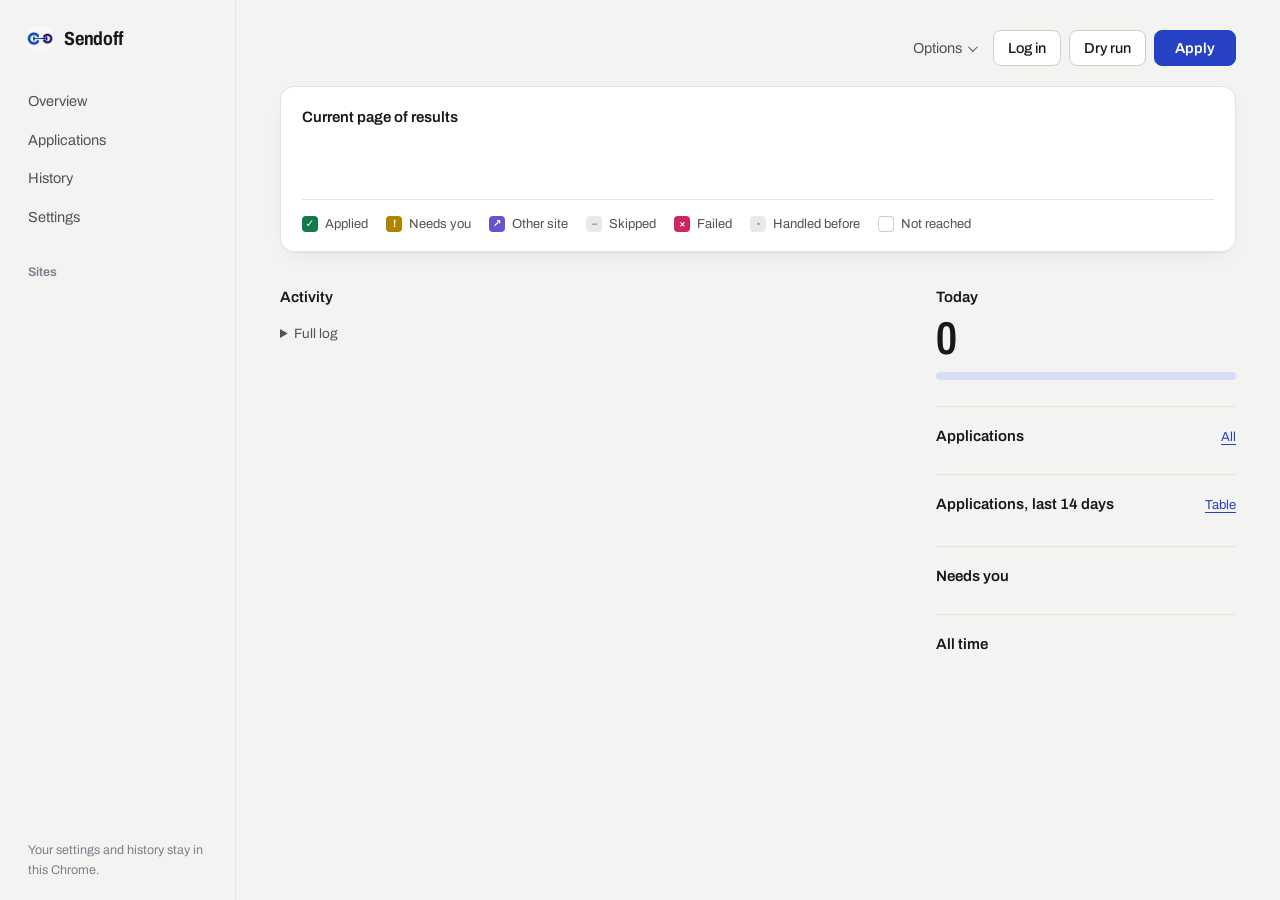
<file: extension/dashboard.html>
<!doctype html>
<html lang="en">
<head>
<meta charset="utf-8">
<meta name="viewport" content="width=device-width, initial-scale=1">
<title>Sendoff</title>
<link rel="icon" href="icons/32.png">
<link rel="stylesheet" href="dashboard.css">
</head>
<body>
<div class="app">
  <aside class="side">
    <a class="brand" href="#overview"><img src="icons/128.png" alt="" width="28" height="28"><span>Sendoff</span></a>
    <nav class="nav" aria-label="Pages">
      <a href="#overview" id="nav-overview" data-page="overview">Overview</a>
      <a href="#applications" id="nav-applications" data-page="applications">Applications <span class="nav-count soon" id="nav-soon" hidden></span></a>
      <a href="#history" id="nav-history" data-page="history">History <span class="nav-count" id="nav-needs" hidden></span></a>
      <a href="#settings" id="nav-settings" data-page="settings">Settings</a>
    </nav>
    <section class="sites" aria-labelledby="sites-title">
      <h2 id="sites-title">Sites</h2>
      <ul id="site-list"></ul>
    </section>
    <section id="billing" class="account" hidden aria-labelledby="billing-title">
      <h2 id="billing-title">Account <span class="tag" id="billing-mode">Sandbox</span></h2>
      <div class="account-card">
        <p class="account-who" id="billing-account" hidden>
          <span class="avatar" aria-hidden="true"></span><span class="account-email"></span>
        </p>
        <p class="pill" id="billing-badge" hidden></p>
        <output aria-live="polite"></output>
        <button class="btn primary" data-billing="signin">Sign in with Google</button>
        <button hidden class="btn" data-billing="upgrade">Buy pass</button>
        <button class="btn" id="billing-export" hidden>Export existing data</button>
        <button class="btn stop" id="billing-stop" hidden>Stop active runs</button>
        <p class="account-links">
          <button hidden class="link" data-billing="refresh">Refresh</button>
          <button hidden class="link" data-billing="logout">Sign out</button>
        </p>
      </div>
    </section>
    <p class="side-foot">Your settings and history stay in this Chrome.</p>
  </aside>

  <main class="main">
    <p class="banner" id="outdated" hidden>
      Sendoff's files were updated, but Chrome is still running its old background part, so some sites won't start.
      <button class="btn" id="reload-sendoff">Reload Sendoff</button>
    </p>
    <p class="banner" id="first-run" hidden>
      Before the first run, say <a href="#settings" data-goto="place">where you are</a> (it fills in the answers about
      salary, notice period and your city), pick the kind of work you want under <a href="#settings" data-goto="jobs">Which
      jobs</a> (it fills in what to search for), and check your <a href="#settings" data-goto="answers">answers to screening
      questions</a>. Have a backup?
      <a href="#settings" data-goto="bring-over">Restore your settings and history</a>.
    </p>

    <!-- ===================================================== overview -->
    <section class="page bot" id="page-overview" data-state="idle" aria-labelledby="site-name">
      <header class="site-head">
        <div>
          <h1 id="site-name"></h1>
          <p class="status" aria-live="polite"></p>
        </div>
        <div class="actions">
          <details class="opts">
            <summary>Options</summary>
            <div class="opts-body">
              <label><input type="checkbox" name="confirm"> Ask me before each application</label>
              <label><input type="checkbox" name="assist"> When it's stuck, ask me: questions it has no answer for (my answers are kept), or a job to finish in Chrome</label>
              <label>Stop after <input type="number" name="max" min="1" step="1"> applications this run</label>
            </div>
          </details>
          <button class="btn" data-act="login" title="Open the site so you can log in">Log in</button>
          <button class="btn" data-act="replies" title="Read what the site says about the jobs you applied to (viewed, got in touch, not selected) into Applications" hidden>Check replies</button>
          <button class="btn" data-act="dry-run" title="List the jobs it would apply to, without applying">Dry run</button>
          <button class="btn primary" data-act="apply">Apply</button>
          <button class="btn stop" data-act="stop" hidden>Stop</button>
        </div>
      </header>

      <div class="prompt" role="alert" hidden>
        <p class="prompt-q"></p>
        <div class="prompt-fields"></div>
        <p class="prompt-err"></p>
        <div class="prompt-answers"></div>
      </div>

      <section class="run" aria-labelledby="run-title">
        <div class="run-head">
          <h2 id="run-title">Current page of results</h2>
          <p class="run-where" id="run-where"></p>
        </div>
        <ol class="strip" id="strip" aria-label="Jobs on this page of results"></ol>
        <p class="now" id="now" aria-live="polite"></p>
        <ul class="key" aria-label="What the squares mean">
          <li><span class="glyph s-applied" aria-hidden="true"></span>Applied</li>
          <li><span class="glyph s-needs_manual" aria-hidden="true"></span>Needs you</li>
          <li><span class="glyph s-external" aria-hidden="true"></span>Other site</li>
          <li><span class="glyph s-skipped" aria-hidden="true"></span>Skipped</li>
          <li><span class="glyph s-failed" aria-hidden="true"></span>Failed</li>
          <li><span class="glyph s-seen" aria-hidden="true"></span>Handled before</li>
          <li><span class="glyph s-pending" aria-hidden="true"></span>Not reached</li>
        </ul>
      </section>

      <section class="refer" id="refer-box" aria-labelledby="refer-title" hidden>
        <div>
          <h2 id="refer-title">Referrals</h2>
          <p class="hint" id="refer-summary"></p>
        </div>
        <div class="actions">
          <button class="btn" data-act="refer-dry-run" title="See who it would ask and the messages, without sending anything">Preview</button>
          <button class="btn" data-act="refer" title="Message people at the companies you applied to, asking for a referral">Ask for referrals</button>
        </div>
      </section>

      <section class="refer" id="reach-box" aria-labelledby="reach-title" hidden>
        <div>
          <h2 id="reach-title">Recruiters</h2>
          <p class="hint" id="reach-summary"></p>
        </div>
        <div class="actions">
          <button class="btn" data-act="reach-dry-run" title="See which recruiters it would write to and the messages, without sending anything">Preview</button>
          <button class="btn" data-act="reach" title="Write to whoever posted the jobs you applied to, or a recruiter at the company">Message recruiters</button>
        </div>
      </section>

      <div class="cols">
        <section class="feed" aria-labelledby="feed-title">
          <h2 id="feed-title">Activity</h2>
          <ol class="events" id="events"></ol>
          <details class="raw">
            <summary>Full log</summary>
            <pre class="log" tabindex="0" aria-label="Bot output"></pre>
          </details>
        </section>

        <aside class="rail">
          <section class="today" aria-labelledby="today-title">
            <h2 id="today-title">Today</h2>
            <p class="today-figure"><b id="today-n">0</b> <span id="today-of"></span></p>
            <div class="meter" id="meter" role="meter" aria-label="Applications today against your daily limit"><span></span></div>
            <p class="today-note" id="today-note"></p>
          </section>

          <section class="coming" aria-labelledby="coming-title">
            <div class="rail-head">
              <h2 id="coming-title">Applications</h2>
              <a class="link" href="#applications">All</a>
            </div>
            <ul id="coming-list"></ul>
          </section>

          <section class="trend" aria-labelledby="trend-title">
            <div class="rail-head">
              <h2 id="trend-title">Applications, last 14 days</h2>
              <button class="link" id="trend-table-toggle" aria-pressed="false">Table</button>
            </div>
            <div class="chart" id="trend-chart"></div>
            <table class="trend-table" id="trend-table" hidden>
              <thead><tr><th>Day</th><th>Applied</th></tr></thead>
              <tbody></tbody>
            </table>
          </section>

          <section class="needs" aria-labelledby="needs-title">
            <h2 id="needs-title">Needs you</h2>
            <ul id="needs-list"></ul>
          </section>

          <section class="totals" aria-labelledby="totals-title">
            <h2 id="totals-title">All time</h2>
            <dl id="totals"></dl>
          </section>
        </aside>
      </div>
    </section>

    <!-- ===================================================== applications -->
    <section class="page" id="page-applications" aria-labelledby="apps-title" hidden>
      <header class="page-head apps-head">
        <div>
          <h1 id="apps-title">Applications</h1>
          <p class="page-lede">Every job you applied to, and what happened after: who replied and how, which round you're on, and how it ended.</p>
        </div>
        <span class="actions"><button class="btn" id="check-replies" title="Read what LinkedIn and Naukri say about the jobs you applied to there">Check for replies</button>
          <button class="btn primary" id="add-app">Add an application</button></span>
      </header>

      <section class="funnel" aria-labelledby="funnel-title">
        <div class="run-head">
          <h2 id="funnel-title">Where they stand</h2>
          <label class="period">Applied
            <select id="figures-period">
              <option value="">any time</option>
              <option value="30">in the last 30 days</option>
              <option value="90">in the last 90 days</option>
            </select>
          </label>
        </div>
        <ol class="figures" id="figures"></ol>
        <p class="hint" id="replies-status" aria-live="polite" hidden></p>
        <p class="funnel-foot" id="funnel-foot"></p>
      </section>

      <section class="upnext" aria-labelledby="upnext-title">
        <div class="rail-head">
          <h2 id="upnext-title">Up next</h2>
          <span class="hint">Rounds, assignments due, and replies you owe</span>
        </div>
        <ol id="upnext"></ol>
      </section>

      <section class="apps-list" aria-labelledby="apps-list-title">
        <h2 id="apps-list-title">All applications</h2>
        <div class="filters">
          <div class="chips" id="app-chips"></div>
          <select id="app-site" aria-label="Site"><option value="">All sites</option></select>
          <input type="search" id="app-search" placeholder="Find a title or company" aria-label="Find a title or company">
        </div>
        <div class="table-wrap">
          <table class="history apps">
            <thead><tr><th>Job</th><th>Stage</th><th>Next</th><th>Heard back via</th><th>Updated</th><th><span class="sr">Quick actions</span></th></tr></thead>
            <tbody id="app-rows"></tbody>
          </table>
        </div>
        <p class="more" id="app-more" hidden></p>
      </section>
    </section>

    <!-- ===================================================== history -->
    <section class="page" id="page-history" aria-labelledby="history-title" hidden>
      <header class="page-head">
        <h1 id="history-title">History</h1>
        <p class="page-lede">Every job the bot looked at, newest first.</p>
      </header>
      <div class="filters">
        <div class="chips" id="chips"></div>
        <select id="history-site" aria-label="Site"><option value="">All sites</option></select>
        <input type="search" id="history-search" placeholder="Find a title or company" aria-label="Find a title or company">
        <button class="btn" id="recheck" title="Forget the jobs the filters skipped, so the next run looks at them again">Re-check skipped jobs</button>
      </div>
      <div class="table-wrap">
        <table class="history">
          <thead><tr><th>When</th><th>Job</th><th>Result</th><th>Note</th></tr></thead>
          <tbody id="history-rows"></tbody>
        </table>
      </div>
      <p class="more" id="history-more" hidden></p>

      <section class="referrals" id="referrals" aria-labelledby="referrals-title" hidden>
        <h2 id="referrals-title">People contacted on LinkedIn</h2>
        <div class="table-wrap">
          <table class="history">
            <thead><tr><th>When</th><th>Person</th><th>For</th><th>About</th><th>Status</th><th>Note</th></tr></thead>
            <tbody id="referral-rows"></tbody>
          </table>
        </div>
      </section>
    </section>

    <!-- ===================================================== settings -->
    <section class="page" id="page-settings" aria-labelledby="settings-title" hidden>
      <header class="page-head">
        <h1 id="settings-title">Settings</h1>
        <p class="page-lede">What to search for, which jobs to take, and how to answer their questions. The next run uses what you save here.</p>
      </header>
      <div class="settings">
        <nav class="toc" aria-label="Settings sections">
          <a href="#settings" data-goto="place">Where you are</a>
          <a href="#settings" data-goto="search">Sites</a>
          <a href="#settings" data-goto="experience">Your experience</a>
          <a href="#settings" data-goto="profile">Your profile</a>
          <a href="#settings" data-goto="jobs">Which jobs</a>
          <a href="#settings" data-goto="answers">Answers</a>
          <a href="#settings" data-goto="your-answers">Your answers</a>
          <a href="#settings" data-goto="message">Message to recruiters</a>
          <a href="#settings" data-goto="applications">Applications</a>
          <a href="#settings" data-goto="screenshots">Screenshots</a>
          <a href="#settings" data-goto="bring-over">Back up, restore</a>
        </nav>

        <div class="settings-body">
          <form id="settings-form" novalidate>
            <section class="set" id="set-place" aria-labelledby="place-title">
              <h2 id="place-title">Where you are <small>And what you'd take</small></h2>
              <p class="hint">Saving puts these in your answers to screening questions, and LinkedIn's: the salaries,
                notice period, city, relocating, "Are you based in…?" and the phone's country code. An answer you change
                yourself stays as you wrote it until you change the one here again. Empty: you answer it yourself.</p>
              <div class="two">
                <label class="field">Country<select name="profile.country" id="place-country" autocomplete="country-name"></select></label>
                <label class="field">City<input name="profile.city" autocomplete="address-level2"></label>
                <label class="field">Currency <small>Three letters, like EUR. Set with the country.</small>
                  <input name="profile.currency" id="place-currency" maxlength="3" spellcheck="false" autocomplete="off"></label>
                <label class="field">Salaries are per<select name="profile.salaryPeriod">
                  <option value="year">Year</option><option value="month">Month</option><option value="hour">Hour</option></select></label>
                <label class="field">Current salary <small>A plain amount, like 65000</small>
                  <input type="number" name="profile.currentSalary" min="0" step="any"></label>
                <label class="field">Expected salary<input type="number" name="profile.expectedSalary" min="0" step="any"></label>
                <label class="field">Notice period <small>Like 30 days, 2 months or Immediately</small><input name="profile.noticePeriod"></label>
                <label class="field">Willing to relocate<select name="profile.relocate">
                  <option value="">I'll answer it</option><option>Yes</option><option>No</option></select></label>
              </div>
              <p class="hint" id="place-preview" aria-live="polite"></p>
              <h2 class="sub">Where you can work</h2>
              <p class="hint">For jobs in other countries. With a country here, questions about a work permit, a visa or
                sponsorship are answered for the job's country (where the job page says, or the place it was searched in),
                and the expected salary is the one for there. When the job's country isn't clear, those questions are
                left for you. Jobs in countries not here are skipped, and so are jobs saying they don't sponsor visas
                where you'd need one. Where you live counts as allowed to work. Empty: answered from your answers, as before.</p>
              <div class="table-wrap">
                <table class="answers work-table">
                  <thead><tr><th>Country</th><th>You there</th><th>Expected salary there</th><th>Currency</th><th><span class="sr">Remove</span></th></tr></thead>
                  <tbody id="work-rows"></tbody>
                </table>
              </div>
              <div><button type="button" class="btn" id="add-work">Add a country</button></div>
            </section>

            <section class="set" id="set-search" aria-labelledby="search-title">
              <h2 id="search-title">Sites</h2>
              <p class="hint">What to search for on each site, and how many applications it may send.</p>
              <div class="site-tabs" id="site-tabs" role="tablist" aria-label="Site"></div>
              <div id="site-panels"></div>
            </section>

            <section class="set" id="set-experience" aria-labelledby="experience-title">
              <h2 id="experience-title">Your experience</h2>
              <div class="row-fields">
                <label class="field narrow">From <small>years</small><input type="number" name="profile.minExperience" min="0" step="1"></label>
                <label class="field narrow">To <small>years</small><input type="number" name="profile.maxExperience" min="0" step="1"></label>
                <label class="field">Most a job may ask for <small>Skips a job asking for more ("3 - 6 years" counts as 3). Empty: no limit.</small>
                  <input type="number" name="profile.filters.maxExperienceRequired" min="0" step="0.5"></label>
              </div>
              <p class="hint">Hirist, Instahyre, Cutshort and Naukri only search jobs in your range (Naukri: jobs open to the top of it).</p>
            </section>

            <section class="set" id="set-profile" aria-labelledby="profile-title">
              <h2 id="profile-title">Your profile <small>For forms that ask, like a company's own</small></h2>
              <div class="two">
                <label class="field">First name<input name="profile.firstName" autocomplete="given-name"></label>
                <label class="field">Last name<input name="profile.lastName" autocomplete="family-name"></label>
                <label class="field">Email<input name="profile.email" type="email" autocomplete="email"></label>
                <label class="field">Phone <small>With the country code</small><input name="profile.phone" id="profile-phone" type="tel" autocomplete="tel" placeholder="+91 98765 43210"></label>
                <label class="field">LinkedIn profile<input name="profile.linkedin" type="url" placeholder="https://www.linkedin.com/in/…"></label>
                <label class="field">GitHub<input name="profile.github" type="url" placeholder="https://github.com/…"></label>
                <label class="field">Website or portfolio<input name="profile.website" type="url" placeholder="https://"></label>
                <label class="field">Current company <small>Empty if you have none</small><input name="profile.company" autocomplete="organization"></label>
                <label class="field">Current job title<input name="profile.jobTitle" autocomplete="organization-title"></label>
              </div>
              <div class="two">
                <label class="field">Gender, race, veteran and disability questions <small>US forms ask these, saying it's voluntary.</small>
                  <select name="profile.selfIdentify"><option value="decline">Decline to answer</option><option value="ask">Leave them for me</option></select></label>
              </div>
              <div class="field">Resume <small>A PDF or Word file, uploaded to forms that ask for one. Saved as soon as you pick it.</small>
                <div class="inline"><input type="file" id="resume-file" accept=".pdf,.doc,.docx,application/pdf">
                  <span class="saved" id="resume-status" aria-live="polite"></span>
                  <button type="button" class="link" id="resume-remove" hidden>Remove</button></div></div>
              <div class="field" id="wd-sign-in">Sign-in for Workday
                <small>Each company has its own Workday account. With these the bot signs in by itself, or makes the
                  account when there's none yet. Kept only in this Chrome, never in a backup, and not shown again once
                  saved. Anyone who can use this Chrome profile could read it, so use a password just for these accounts.</small>
                <div class="two">
                  <label class="field">Email<input id="wd-email" type="email" autocomplete="off"></label>
                  <label class="field">Password<input id="wd-password" type="password" autocomplete="new-password"></label>
                </div>
                <label class="tick"><input type="checkbox" id="wd-create"><span>Create the account when a company has none yet</span></label>
                <div class="inline"><button type="button" class="btn" id="wd-save">Save sign-in</button>
                  <span class="saved" id="wd-status" aria-live="polite"></span>
                  <button type="button" class="link" id="wd-remove" hidden>Remove</button></div></div>
            </section>

            <section class="set" id="set-jobs" aria-labelledby="jobs-title">
              <h2 id="jobs-title">Which jobs to apply to <small>All sites</small></h2>
              <p class="hint">Whole words, any case, one per line. A title must have one word from the first list and one from the second, and none from the third.</p>
              <div class="inline"><label class="field">Start from a field <small>Puts its roles in the second list, empties the first, and takes them out of the third.</small>
                  <select id="field-pick"><option value="">Choose…</option></select></label>
                <button type="button" class="btn" id="field-use">Use it</button>
                <span class="saved" id="field-status" aria-live="polite"></span></div>
              <div class="three">
                <label class="field">Title has one of <small>Empty: any title.</small>
                  <textarea name="profile.filters.includeTitle" rows="11" spellcheck="false"></textarea></label>
                <label class="field">…and is a role like <small>Skips "AI Trainer", "Data Science SME". Empty: any role.</small>
                  <textarea name="profile.filters.requireRole" rows="11" spellcheck="false"></textarea></label>
                <label class="field">Skip titles with <small>Seniority, internships, roles you don't want.</small>
                  <textarea name="profile.filters.excludeTitle" rows="11" spellcheck="false"></textarea></label>
              </div>
              <div class="two">
                <label class="field">Skip companies <small>Part of the name is enough.</small>
                  <textarea name="profile.filters.excludeCompanies" rows="3" spellcheck="false"></textarea></label>
                <label class="field">Skip if the description mentions
                  <textarea name="profile.filters.excludeText" rows="3" spellcheck="false"></textarea></label>
              </div>
            </section>

            <section class="set" id="set-answers" aria-labelledby="answers-title">
              <h2 id="answers-title">Answers to screening questions <small>All sites but LinkedIn, which has its own</small></h2>
              <p class="hint">Each question is matched against these patterns from the top, and the first match answers it.
                A pattern is a few words or a regular expression, any case. For yes/no questions the answer has to be one of
                the options, like "Yes". Leave an answer empty to keep that question for yourself: the job is then marked
                <b>Needs you</b>. The bot never guesses. <a href="#settings" data-goto="place">Where you are</a> fills in
                the ones that depend on it.</p>
              <div class="table-wrap">
                <table class="answers">
                  <thead><tr><th>When the question matches</th><th>Answer</th><th><span class="sr">Order</span></th></tr></thead>
                  <tbody id="answer-rows"></tbody>
                </table>
              </div>
              <div><button type="button" class="btn" id="add-answer">Add an answer</button></div>
            </section>

            <section class="set" id="set-message" aria-labelledby="message-title">
              <h2 id="message-title">Message to recruiters <small>All sites</small></h2>
              <label class="field">For "note to the recruiter" and "your message" boxes <small>{title} and {company} are filled in. Empty: apply without a message.</small>
                <textarea name="profile.coverNote" rows="5"></textarea></label>
            </section>

            <section class="set" id="set-applications" aria-labelledby="applications-set-title">
              <h2 id="applications-set-title">Applications</h2>
              <div class="row-fields">
                <label class="field narrow">Gone quiet after <small>days with no reply</small>
                  <input type="number" name="tracker.quietDays" min="1" step="1"></label>
              </div>
              <label class="tick"><input type="checkbox" name="tracker.countOld"><span>Count jobs applied to before Sendoff in the figures
                <small>The bot found them already applied, so their date is when it saw them. They're listed either way.</small></span></label>
              <h2 class="sub">Round templates</h2>
              <p class="hint">A company's usual rounds, to add in one click when it replies. Change them here, or change the
                rounds on one application after adding them.</p>
              <div class="templates" id="templates"></div>
              <div><button type="button" class="btn" id="add-template">Add a template</button></div>
            </section>

            <div class="savebar" id="savebar">
              <p class="errors" id="errors" role="alert"></p>
              <span class="saved" id="saved" aria-live="polite"></span>
              <button type="button" class="btn" id="discard">Discard changes</button>
              <button type="submit" class="btn primary" id="save">Save</button>
            </div>
          </form>

          <section class="set" id="set-your-answers" aria-labelledby="your-answers-title">
            <h2 id="your-answers-title">Your answers</h2>
            <p class="hint">Answers you gave when the bot asked, each kept for its own question and tried before the
              patterns above. Change one here and it's saved straight away.</p>
            <div class="qa-part" id="waiting-part" hidden>
              <h2 class="sub">Waiting for an answer</h2>
              <p class="hint">Questions jobs were left for you over. Answer one and the jobs that only needed it go again
                on the next run.</p>
              <ul class="qa" id="waiting-list"></ul>
            </div>
            <div class="qa-part">
              <h2 class="sub">Answered</h2>
              <ul class="qa" id="kept-list"></ul>
            </div>
            <span class="saved" id="answers-status" aria-live="polite"></span>
          </section>

          <section class="set" id="set-screenshots" aria-labelledby="shots-title">
            <h2 id="shots-title">Screenshots</h2>
            <p class="hint">Keep a screenshot of each job that needs you, to see what it asked. Chrome lets an extension take
              screenshots only if it may see every site, so turning this on asks you for that. The bot still only goes to the job sites.</p>
            <div class="inline"><button type="button" class="btn" id="shots">Allow screenshots</button>
              <span class="saved" id="shots-status" aria-live="polite"></span></div>
          </section>

          <section class="set" id="set-bring-over" aria-labelledby="bring-over-title">
            <h2 id="bring-over-title">Back up and restore</h2>
            <p class="hint">Download your settings and history as a file. To restore them, here or in another Chrome, pick
              that file below. It replaces your settings and adds its jobs to the history, so they aren't applied to again.</p>
            <div><button type="button" class="btn" id="export">Download backup</button></div>
            <h2 class="sub">Restore</h2>
            <p class="hint" id="from-bots" hidden>Coming from the Python bots? In the bots' folder, run
              <code>.venv/bin/python tools/export_for_extension.py</code> and pick the <code>extension-import.json</code> it
              writes here.</p>
            <div class="inline"><input type="file" id="import-file" accept=".json,application/json">
              <span class="saved" id="import-status" aria-live="polite"></span></div>
          </section>
        </div>
      </div>
    </section>
  </main>

  <section class="paywall" id="paywall" hidden aria-labelledby="paywall-title">
    <div class="paywall-card">
      <p class="paywall-eyebrow">Sendoff pass</p>
      <h1 id="paywall-title">Sign in to use Sendoff</h1>
      <p class="paywall-lede" id="paywall-lede">Sign in with Google to buy a pass, or to restore one you bought.</p>
      <p class="paywall-price" id="paywall-price" hidden></p>
      <ul class="paywall-list">
        <li>Applies for you on every site you choose, with your filters</li>
        <li>Fills in screening questions with your own answers</li>
        <li>Asks for referrals and writes to recruiters on LinkedIn</li>
        <li>Your settings and history stay in this Chrome</li>
      </ul>
      <button class="btn primary paywall-action" id="paywall-action">Sign in with Google</button>
      <p class="paywall-fine" id="paywall-fine">One payment through Cashfree. No auto-renewal. Bought on another computer? Sign in with the same Google account to restore it.</p>
    </div>
  </section>
</div>

<div class="tip" id="tip" role="tooltip" hidden></div>

<dialog class="panel" id="app-panel" aria-labelledby="app-panel-title">
  <div class="panel-top">
    <span class="panel-label">Application</span>
    <span class="panel-tools">
      <a class="btn small" id="app-panel-open" target="_blank" rel="noopener">Open the job ↗</a>
      <button class="btn small icon-btn" id="app-panel-close" aria-label="Close">✕</button>
    </span>
  </div>
  <div class="panel-body" id="app-panel-body"></div>
</dialog>

<dialog id="add-dialog" aria-labelledby="add-title">
  <form method="dialog" class="add-form" id="add-form">
    <h2 id="add-title">Add an application</h2>
    <p class="hint">For jobs you applied to without Sendoff: a careers page, an email, someone's referral.</p>
    <label class="field">Job title <input name="title" required></label>
    <label class="field">Company <input name="company" required></label>
    <label class="field">Link to the job <small>Optional</small><input name="url" type="url" placeholder="https://"></label>
    <div class="two">
      <label class="field">Applied through
        <select name="through">
          <option>Company careers page</option>
          <option>Email</option>
          <option>Someone referred me</option>
          <option>Hirist</option>
          <option>Instahyre</option>
          <option>Wellfound</option>
          <option>Cutshort</option>
          <option>LinkedIn</option>
          <option>Naukri</option>
          <option>Indeed</option>
          <option>Somewhere else</option>
        </select></label>
      <label class="field">Applied on <input name="on" type="date" required></label>
    </div>
    <div class="dialog-foot">
      <button class="btn" value="cancel" formnovalidate>Cancel</button>
      <button class="btn primary" value="add">Add application</button>
    </div>
  </form>
</dialog>

<dialog id="shot-dialog" aria-label="Screenshot">
  <form method="dialog">
    <img alt="The page when the bot stopped">
    <div class="dialog-foot"><button class="btn">Close</button></div>
  </form>
</dialog>

<script src="lib/defaults.js"></script>
<script src="lib/filters.js"></script>
<script src="lib/answers.js"></script>
<script src="lib/tracker.js"></script>
<script src="lib/store.js"></script>
<script src="lib/places.js"></script>
<script src="sites/hirist.js"></script>
<script src="sites/instahyre.js"></script>
<script src="sites/wellfound.js"></script>
<script src="sites/cutshort.js"></script>
<script src="sites/linkedin.js"></script>
<script src="sites/naukri.js"></script>
<script src="sites/indeed.js"></script>
<script src="sites/company.js"></script>
<script src="sites/yc.js"></script>
<script src="billing-config.js"></script>
<script src="dashboard.js"></script>
<script src="billing.js"></script>
</body>
</html>
</file>
<file: extension/dashboard.css>
/* Sendoff's dashboard. One raised surface (the run), everything else sits on the page and is divided by space and
   hairlines. Archivo carries the voice: condensed for figures and headings, normal width for reading. */

@font-face {
  font-family: "Archivo";
  src: url("fonts/archivo-latin.woff2") format("woff2-variations"), url("fonts/archivo-latin.woff2") format("woff2");
  font-weight: 100 900;
  font-stretch: 62% 125%;
  font-display: swap;
}

:root {
  --page: #F3F4F1;
  --surface: #FFFFFF;
  --sunk: #F6F7F4;
  --ink: #16181B;
  --ink-2: #4D535B;
  --muted: #7B818A;
  --line: #E2E4DF;
  --line-strong: #CBCFC8;
  --accent: #2741C4;
  --accent-press: #1E34A3;
  --on-accent: #FFFFFF;
  --accent-soft: #E8ECFB;
  --accent-track: #D6DDF7;
  /* status (validated together: tools/... dataviz check, light surface) */
  --applied: #137A4C;
  --needs: #B08300;
  --external: #6B52CC;
  --failed: #D0245E;
  --quiet: #E8EAE5;
  --quiet-ink: #8C9199;
  --needs-bg: #FFF7DE;
  --needs-line: #E8C766;
  --shadow: 0 1px 0 rgba(22, 24, 27, .04), 0 8px 24px -12px rgba(22, 24, 27, .12);
  --sans: "Archivo", system-ui, -apple-system, "Segoe UI", sans-serif;
  --mono: ui-monospace, "SF Mono", Menlo, Consolas, monospace;
  color-scheme: light;
}
@media (prefers-color-scheme: dark) {
  :root {
    --page: #111315;
    --surface: #181A1D;
    --sunk: #1D2023;
    --ink: #E9EBEE;
    --ink-2: #B4B9C0;
    --muted: #868C95;
    --line: #2A2D32;
    --line-strong: #3A3E44;
    --accent: #6F86F2;
    --accent-press: #8597F5;
    --on-accent: #0A0F2E;
    --accent-soft: #1D2340;
    --accent-track: #2A3360;
    --applied: #1F9470;
    --needs: #B4891A;
    --external: #8A79E8;
    --failed: #E0628C;
    --quiet: #25282C;
    --quiet-ink: #6E747C;
    --needs-bg: #26200F;
    --needs-line: #6B5617;
    --shadow: 0 1px 0 rgba(0, 0, 0, .3), 0 10px 28px -14px rgba(0, 0, 0, .6);
    color-scheme: dark;
  }
}

* { box-sizing: border-box; }
html { background: var(--page); }
body {
  margin: 0;
  background: var(--page);
  color: var(--ink);
  font: 400 15px/1.55 var(--sans);
  font-stretch: 100%;
  -webkit-font-smoothing: antialiased;
}
a { color: var(--accent); text-underline-offset: 3px; }
button, input, select, textarea { font: inherit; color: inherit; }
:focus-visible { outline: 2px solid var(--accent); outline-offset: 2px; border-radius: 4px; }
code { font-family: var(--mono); font-size: .86em; background: var(--sunk); border: 1px solid var(--line); border-radius: 4px; padding: 1px 5px; }
h1, h2, h3 { margin: 0; }
.sr { position: absolute; width: 1px; height: 1px; overflow: hidden; clip: rect(0 0 0 0); white-space: nowrap; }
[hidden] { display: none !important; }

/* ---------------------------------------------------------------- frame */

.app { display: grid; grid-template-columns: 236px minmax(0, 1fr); min-height: 100vh; }
.side {
  position: sticky; top: 0; height: 100vh; overflow: auto;
  display: flex; flex-direction: column; gap: 28px;
  padding: 22px 18px 20px; border-right: 1px solid var(--line);
}
.brand { display: flex; align-items: center; gap: 10px; color: var(--ink); text-decoration: none; padding: 2px 8px; }
.brand img { display: block; }
.brand span { font-size: 19px; font-weight: 700; font-stretch: 82%; letter-spacing: -.01em; }
.nav { display: grid; gap: 2px; }
.nav a {
  position: relative; display: flex; align-items: center; justify-content: space-between;
  padding: 7px 10px; border-radius: 8px; color: var(--ink-2); text-decoration: none; font-size: 14.5px;
}
.nav a:hover { color: var(--ink); background: color-mix(in srgb, var(--surface) 70%, transparent); }
.nav a[aria-current="page"] { color: var(--ink); font-weight: 600; background: var(--surface); box-shadow: inset 0 0 0 1px var(--line); }
.nav-count {
  min-width: 22px; padding: 0 7px; border-radius: 999px; text-align: center;
  background: var(--needs-bg); box-shadow: inset 0 0 0 1px var(--needs-line); color: var(--ink);
  font-size: 12.5px; font-weight: 600; font-variant-numeric: tabular-nums;
}
.sites h2 { font-size: 12.5px; font-weight: 600; color: var(--muted); padding: 0 10px 6px; }
.sites ul { list-style: none; margin: 0; padding: 0; }
.sites li a {
  display: grid; grid-template-columns: 10px 1fr auto; align-items: center; gap: 10px;
  padding: 7px 10px; border-radius: 8px; color: var(--ink); text-decoration: none; font-size: 14.5px;
}
.sites li a:hover { background: color-mix(in srgb, var(--surface) 70%, transparent); }
.sites li a[aria-current] { background: var(--surface); box-shadow: inset 0 0 0 1px var(--line); font-weight: 600; }
.site-state { color: var(--muted); font-size: 12.5px; }
.dot { width: 8px; height: 8px; border-radius: 50%; background: var(--line-strong); }
.dot[data-state="running"] { background: var(--accent); box-shadow: 0 0 0 3px var(--accent-soft); }
.dot[data-state="waiting"] { background: var(--needs); box-shadow: 0 0 0 3px var(--needs-bg); }
.later { margin: 10px 10px 0; color: var(--muted); font-size: 12.5px; line-height: 1.5; }
.side-foot { margin: auto 10px 0; color: var(--muted); font-size: 12.5px; }

.main { padding: 30px 44px 120px; max-width: 1180px; width: 100%; }
.banner {
  margin: 0 0 22px; padding: 12px 16px; border-radius: 10px;
  background: var(--needs-bg); box-shadow: inset 0 0 0 1px var(--needs-line); font-size: 14.5px;
}
.banner .btn { margin-left: 8px; height: 30px; }

/* ---------------------------------------------------------------- buttons */

.btn {
  display: inline-flex; align-items: center; justify-content: center; gap: 6px;
  height: 36px; padding: 0 14px; border-radius: 8px; cursor: pointer;
  border: 1px solid var(--line-strong); background: var(--surface); font-weight: 500; font-size: 14.5px;
}
.btn:hover:not(:disabled) { border-color: var(--muted); }
.btn:disabled { opacity: .45; cursor: default; }
.btn.primary { background: var(--accent); border-color: var(--accent); color: var(--on-accent); font-weight: 600; padding: 0 20px; }
.btn.primary:hover:not(:disabled) { background: var(--accent-press); border-color: var(--accent-press); }
.btn.primary.busy:disabled { opacity: 1; background: var(--accent-soft); border-color: var(--accent-soft); color: var(--accent); }
.btn.stop { color: var(--failed); border-color: color-mix(in srgb, var(--failed) 55%, var(--line)); }
.btn.icon { height: 28px; width: 28px; padding: 0; font-size: 13px; }
.link { background: none; border: 0; padding: 0; color: var(--accent); cursor: pointer; font-size: 13px; text-decoration: underline; text-underline-offset: 3px; }

/* ---------------------------------------------------------------- overview: header */

.site-head { display: flex; justify-content: space-between; align-items: flex-end; gap: 20px; flex-wrap: wrap; margin-bottom: 20px; }
.site-head h1, .page-head h1 { font-size: 34px; line-height: 1.05; font-weight: 700; font-stretch: 78%; letter-spacing: -.01em; }
.status { margin: 6px 0 0; color: var(--ink-2); font-size: 14.5px; min-height: 1.55em; }
.status.err { color: var(--failed); }
.actions { display: flex; flex-wrap: wrap; align-items: center; gap: 8px; }

details.opts { position: relative; }
details.opts summary {
  list-style: none; cursor: pointer; height: 36px; display: inline-flex; align-items: center; gap: 6px;
  padding: 0 10px; border-radius: 8px; color: var(--ink-2); font-size: 14.5px;
}
details.opts summary::-webkit-details-marker { display: none; }
details.opts summary::after { content: ""; width: 6px; height: 6px; border: solid currentColor; border-width: 0 1.5px 1.5px 0; transform: rotate(45deg) translateY(-2px); }
details.opts[open] summary, details.opts summary:hover { color: var(--ink); background: var(--surface); }
.opts-body {
  position: absolute; right: 0; top: calc(100% + 6px); z-index: 5; width: 300px;
  display: grid; gap: 10px; padding: 14px 16px; border-radius: 10px;
  background: var(--surface); box-shadow: var(--shadow), inset 0 0 0 1px var(--line); font-size: 14px;
}
.opts-body label { display: flex; gap: 9px; align-items: baseline; line-height: 1.4; }
.opts-body input[type="number"] { width: 4.2em; height: 28px; padding: 0 6px; border: 1px solid var(--line-strong); border-radius: 6px; background: var(--sunk); }

/* ---------------------------------------------------------------- the bot is asking */

.prompt {
  display: grid; gap: 12px; margin-bottom: 16px; padding: 16px 18px; border-radius: 12px;
  background: var(--needs-bg); box-shadow: inset 0 0 0 1px var(--needs-line);
  animation: arrive .35s ease-out;
}
.prompt-q { margin: 0; font-weight: 500; font-size: 15.5px; white-space: pre-line; overflow-wrap: anywhere; }
.prompt-q small { display: block; margin-bottom: 2px; color: var(--ink-2); font-weight: 600; font-size: 13px; }
.prompt-answers { display: flex; flex-wrap: wrap; gap: 8px; }
.prompt-fields { display: grid; gap: 12px; }
.prompt-fields:empty, .prompt-err:empty { display: none; }
.prompt-field { display: grid; gap: 6px; max-width: 640px; font-size: 14.5px; font-weight: 500; }
.prompt-err { margin: 0; color: var(--failed); font-size: 13.5px; font-weight: 500; }

/* a box to answer a question in: on the overview when the bot asks, and in Settings > Your answers */
.prompt-field input, .prompt-field textarea, .prompt-field select, .qa-row input, .qa-row textarea, .qa-row select {
  width: 100%; min-height: 36px; padding: 6px 10px; border-radius: 8px; border: 1px solid var(--line-strong);
  background: var(--surface); font-weight: 400; font-size: 14px;
}
.prompt-field textarea, .qa-row textarea { resize: vertical; line-height: 1.5; }
.answer-opts { display: flex; flex-wrap: wrap; gap: 6px 18px; font-weight: 400; }
.answer-opts label { display: inline-flex; align-items: center; gap: 7px; font-size: 14px; }
.answer-opts input { width: auto; min-height: 0; margin: 0; }
@keyframes arrive { from { opacity: 0; transform: translateY(-4px); } }

/* ---------------------------------------------------------------- the run: one cell per job on the page */

.run {
  padding: 20px 22px 18px; border-radius: 14px; background: var(--surface);
  box-shadow: var(--shadow), inset 0 0 0 1px var(--line);
}
.run-head { display: flex; justify-content: space-between; align-items: baseline; gap: 16px; flex-wrap: wrap; margin-bottom: 14px; }
.run-head h2 { font-size: 15px; font-weight: 600; }
.run-where { margin: 0; color: var(--ink-2); font-size: 14px; }
.strip { list-style: none; margin: 0; padding: 0; display: flex; flex-wrap: wrap; gap: 6px; min-height: 40px; }
.strip li { display: contents; }
.strip .empty { display: block; width: 100%; color: var(--muted); font-size: 14.5px; padding: 9px 0; }
.cell {
  width: min(40px, calc((100% - 114px) / 20)); min-width: 28px; aspect-ratio: 1; border-radius: 9px; display: grid; place-items: center;
  text-decoration: none; font-weight: 700; font-size: 16px; line-height: 1; color: var(--on-status, #fff);
  background: var(--surface); box-shadow: inset 0 0 0 1px var(--line-strong);
  transition: background-color .25s ease, box-shadow .25s ease;
}
.cell:hover { transform: translateY(-1px); }
.cell.s-applied { background: var(--applied); box-shadow: none; }
.cell.s-needs_manual { background: var(--needs); box-shadow: none; }
.cell.s-external { background: var(--external); box-shadow: none; }
.cell.s-failed { background: var(--failed); box-shadow: none; }
.cell.s-skipped, .cell.s-filtered, .cell.s-already_applied, .cell.s-seen { background: var(--quiet); box-shadow: none; color: var(--quiet-ink); }
.cell.s-would_apply { background: var(--accent-soft); box-shadow: inset 0 0 0 1.5px var(--accent); color: var(--accent); }
.cell.s-working { box-shadow: inset 0 0 0 2px var(--accent); animation: working 1.4s ease-in-out infinite; }
@keyframes working { 50% { box-shadow: inset 0 0 0 2px var(--accent), 0 0 0 4px var(--accent-soft); } }

/* glyphs: identity never rides on colour alone */
.s-applied::before { content: "✓"; }
.s-needs_manual::before { content: "!"; }
.s-external::before { content: "↗"; }
.s-failed::before { content: "×"; }
.s-skipped::before, .s-filtered::before { content: "–"; }
.s-already_applied::before { content: "="; }
.s-seen::before { content: "·"; font-size: 1.4em; }
.s-would_apply::before { content: "→"; }

.now { margin: 14px 0 0; min-height: 1.55em; color: var(--ink); font-size: 14.5px; }
.now:empty { display: none; }
.key { list-style: none; margin: 16px 0 0; padding: 14px 0 0; border-top: 1px solid var(--line); display: flex; flex-wrap: wrap; gap: 8px 18px; color: var(--ink-2); font-size: 13px; }
.key li { display: inline-flex; align-items: center; gap: 7px; }
.glyph {
  width: 16px; height: 16px; border-radius: 4px; display: inline-grid; place-items: center;
  font-size: 10.5px; font-weight: 700; line-height: 1; color: #fff; background: var(--quiet);
}
.glyph.s-applied { background: var(--applied); }
.glyph.s-needs_manual { background: var(--needs); }
.glyph.s-external { background: var(--external); }
.glyph.s-failed { background: var(--failed); }
.glyph.s-skipped, .glyph.s-filtered, .glyph.s-seen, .glyph.s-already_applied { color: var(--quiet-ink); }
.glyph.s-pending { background: var(--surface); box-shadow: inset 0 0 0 1px var(--line-strong); }
.glyph.s-would_apply { background: var(--accent-soft); box-shadow: inset 0 0 0 1px var(--accent); color: var(--accent); }

.refer {
  display: flex; justify-content: space-between; align-items: center; gap: 12px 24px; flex-wrap: wrap;
  margin-top: 16px; padding: 14px 22px; border-radius: 12px; box-shadow: inset 0 0 0 1px var(--line);
}
.refer h2 { font-size: 15px; font-weight: 600; }
.refer .hint { margin-top: 2px; }
.referrals { margin-top: 34px; }
.referrals h2 { font-size: 19px; font-weight: 650; font-stretch: 88%; margin-bottom: 12px; }
.glyph.s-messaged { background: var(--applied); }
.glyph.s-invited { background: var(--accent); }
.glyph.s-not_accepted { color: var(--quiet-ink); }
.glyph.s-would_message, .glyph.s-would_invite { background: var(--accent-soft); box-shadow: inset 0 0 0 1px var(--accent); color: var(--accent); }
.s-messaged::before { content: "✓"; }
.s-invited::before { content: "+"; }
.s-not_accepted::before { content: "–"; }
.s-would_message::before, .s-would_invite::before { content: "→"; }
.counter { color: var(--muted); font-size: 12.5px; font-weight: 400; }
.counter.over { color: var(--failed); font-weight: 600; }

/* ---------------------------------------------------------------- activity + rail */

.cols { display: grid; grid-template-columns: minmax(0, 1fr) 300px; gap: 44px; margin-top: 34px; align-items: start; }
.feed h2, .rail h2 { font-size: 15px; font-weight: 600; }
.events { list-style: none; margin: 10px 0 0; padding: 0; }
.events li { display: grid; grid-template-columns: 58px 18px minmax(0, 1fr) auto; gap: 12px; align-items: baseline; padding: 10px 0; border-top: 1px solid var(--line); }
.events li:first-child { border-top: 0; }
.events .t { color: var(--muted); font-size: 13px; font-variant-numeric: tabular-nums; }
.events .glyph { align-self: center; }
.events .what { min-width: 0; }
.events .what b { font-weight: 500; }
.events .what span { color: var(--ink-2); }
.events .what small { display: block; color: var(--muted); font-size: 13px; overflow-wrap: anywhere; }
.events .open { font-size: 13px; white-space: nowrap; }
.events li.search { grid-template-columns: 58px minmax(0, 1fr); color: var(--ink-2); font-size: 13.5px; }
.events li.search .what { font-style: normal; }
.events .empty { display: block; color: var(--muted); padding: 12px 0; border: 0; font-size: 14.5px; }

details.raw { margin-top: 14px; }
details.raw summary { cursor: pointer; color: var(--ink-2); font-size: 13.5px; width: max-content; }
.log {
  margin: 10px 0 0; height: 300px; overflow: auto; padding: 10px 12px; border-radius: 8px;
  background: var(--sunk); box-shadow: inset 0 0 0 1px var(--line);
  font: 400 12px/1.6 var(--mono); white-space: pre-wrap; overflow-wrap: anywhere;
}
.log span { display: block; min-height: 1.6em; padding-left: 2ch; text-indent: -2ch; }
.log .empty { font-family: var(--sans); color: var(--muted); }
.l-ok { color: var(--applied); } .l-wait { color: var(--needs); } .l-bad { color: var(--failed); }
.l-skip { color: var(--muted); } .l-ext { color: var(--external); } .l-would { color: var(--accent); }
.l-url { color: var(--muted); } .l-done { font-weight: 600; }

.rail { display: grid; gap: 0; }
.rail > section { padding: 18px 0; border-top: 1px solid var(--line); }
.rail > section:first-child { padding-top: 0; border-top: 0; }
.rail-head { display: flex; justify-content: space-between; align-items: baseline; gap: 10px; }
.today-figure { margin: 6px 0 10px; color: var(--ink-2); font-size: 15px; }
.today-figure b { color: var(--ink); font-size: 46px; line-height: 1; font-weight: 640; font-stretch: 72%; letter-spacing: -.01em; margin-right: 4px; }
.meter { height: 8px; border-radius: 999px; background: var(--accent-track); overflow: hidden; }
.meter span { display: block; height: 100%; width: 0; border-radius: inherit; background: var(--accent); transition: width .4s ease; }
.today-note { margin: 8px 0 0; color: var(--muted); font-size: 13px; }

.chart { position: relative; margin-top: 12px; }
.chart svg { display: block; width: 100%; height: auto; overflow: visible; }
.chart .grid line { stroke: var(--line); stroke-width: 1; }
.chart .axis { fill: var(--muted); font: 400 11px var(--sans); font-variant-numeric: tabular-nums; }
.chart .col { fill: var(--accent-track); }
.chart .col.today { fill: var(--accent); }
.chart .hit { fill: transparent; cursor: default; }
.chart .hit:hover + .col, .chart .hit:focus-visible + .col { fill: var(--accent-press); }
.chart .value { fill: var(--ink); font: 600 11.5px var(--sans); font-variant-numeric: tabular-nums; }
.trend-table { width: 100%; margin-top: 10px; border-collapse: collapse; font-size: 13px; }
.trend-table th, .trend-table td { text-align: left; padding: 4px 0; border-bottom: 1px solid var(--line); font-variant-numeric: tabular-nums; }
.trend-table th { color: var(--muted); font-weight: 500; }

.needs ul { list-style: none; margin: 8px 0 0; padding: 0; display: grid; gap: 10px; }
.needs li { font-size: 14px; line-height: 1.4; }
.needs li a { color: var(--ink); font-weight: 500; text-decoration: none; }
.needs li a:hover { text-decoration: underline; }
.needs li small { display: block; color: var(--muted); font-size: 12.5px; overflow-wrap: anywhere; }
.needs .all { font-size: 13px; }
.needs .none { color: var(--muted); font-size: 14px; }

.totals dl { display: grid; grid-template-columns: 1fr auto; gap: 6px 12px; margin: 8px 0 0; font-size: 14px; }
.totals dt { color: var(--ink-2); display: flex; align-items: center; gap: 8px; }
.totals dd { margin: 0; font-weight: 600; font-variant-numeric: tabular-nums; text-align: right; }

.tip {
  position: fixed; z-index: 20; pointer-events: none; max-width: 300px;
  padding: 8px 10px; border-radius: 8px; background: var(--ink); color: var(--page);
  font-size: 13px; line-height: 1.4; box-shadow: var(--shadow);
}
.tip b { display: block; font-weight: 600; }

/* ---------------------------------------------------------------- history */

.page-head { margin-bottom: 22px; }
.page-lede { margin: 8px 0 0; color: var(--ink-2); max-width: 68ch; }
.filters { display: flex; flex-wrap: wrap; align-items: center; gap: 10px 12px; margin-bottom: 14px; }
.chips { display: flex; flex-wrap: wrap; gap: 6px; margin-right: auto; }
.chip {
  height: 32px; padding: 0 12px; border-radius: 999px; cursor: pointer; font-size: 14px;
  border: 1px solid var(--line-strong); background: transparent;
}
.chip[aria-pressed="true"] { background: var(--ink); border-color: var(--ink); color: var(--page); }
.chip .n { margin-left: 5px; opacity: .6; font-variant-numeric: tabular-nums; }
#history-search { height: 34px; width: 240px; padding: 0 12px; border-radius: 8px; border: 1px solid var(--line-strong); background: var(--surface); }
.table-wrap { overflow-x: auto; border-radius: 12px; background: var(--surface); box-shadow: inset 0 0 0 1px var(--line); }
table.history, table.answers { width: 100%; border-collapse: collapse; font-size: 14px; }
.history th, .answers th { text-align: left; font-weight: 500; color: var(--muted); font-size: 13px; padding: 10px 14px; border-bottom: 1px solid var(--line); white-space: nowrap; }
.history td { padding: 11px 14px; border-bottom: 1px solid var(--line); vertical-align: top; }
.history tr:last-child td { border-bottom: 0; }
.history td.when { white-space: nowrap; color: var(--muted); font-variant-numeric: tabular-nums; width: 1%; }
.history td.job a { color: var(--ink); font-weight: 500; text-decoration: none; }
.history td.job a:hover { text-decoration: underline; }
.history td.job span { display: block; color: var(--ink-2); }
.history td.result { white-space: nowrap; width: 1%; }
.result-tag { display: inline-flex; align-items: center; gap: 7px; font-size: 13.5px; }
.history td.note { color: var(--ink-2); min-width: 16em; overflow-wrap: anywhere; }
.history td.note button { background: none; border: 0; padding: 0; color: var(--accent); text-decoration: underline; text-underline-offset: 3px; cursor: pointer; font-size: 13.5px; }
.empty-row td { padding: 34px 14px; color: var(--muted); text-align: center; }
.more { color: var(--muted); font-size: 13.5px; }

/* ---------------------------------------------------------------- settings */

.settings { display: grid; grid-template-columns: 190px minmax(0, 1fr); gap: 40px; align-items: start; }
.toc { position: sticky; top: 24px; display: grid; gap: 2px; }
.toc a { padding: 6px 10px; border-radius: 7px; color: var(--ink-2); text-decoration: none; font-size: 14px; }
.toc a:hover { color: var(--ink); background: var(--surface); }
.set { padding: 26px 0; border-top: 1px solid var(--line); display: grid; gap: 14px; scroll-margin-top: 20px; }
.settings-body > form > .set:first-child { padding-top: 0; border-top: 0; }
.set h2 { font-size: 19px; font-weight: 650; font-stretch: 88%; letter-spacing: -.005em; }
.set h2 small { margin-left: 8px; color: var(--muted); font-size: 13px; font-weight: 500; font-stretch: 100%; letter-spacing: 0; }
.set h2.sub { font-size: 16px; margin-top: 10px; }
.hint { margin: 0; color: var(--ink-2); font-size: 14px; max-width: 72ch; }
.two { display: grid; grid-template-columns: repeat(2, minmax(0, 1fr)); gap: 16px; }
.three { display: grid; grid-template-columns: repeat(3, minmax(0, 1fr)); gap: 16px; }
.row-fields { display: flex; flex-wrap: wrap; gap: 16px; align-items: end; }
.field { display: grid; gap: 5px; font-size: 14px; font-weight: 500; align-content: start; }
.field.narrow { width: 150px; }
.field small { color: var(--muted); font-weight: 400; font-size: 12.5px; }
.field input, .field textarea, .answers input {
  width: 100%; padding: 8px 10px; border-radius: 8px; border: 1px solid var(--line-strong); background: var(--surface); font-weight: 400;
}
.field input { height: 36px; }
.field textarea { resize: vertical; font-family: var(--mono); font-size: 12.5px; line-height: 1.6; background: var(--sunk); }
textarea[name="profile.coverNote"] { font-family: var(--sans); font-size: 14.5px; }
[aria-invalid="true"] { border-color: var(--failed) !important; box-shadow: 0 0 0 3px color-mix(in srgb, var(--failed) 15%, transparent); }
.answers td { padding: 6px 8px; border-bottom: 1px solid var(--line); }
.answers tr:last-child td { border-bottom: 0; }
.answers td:first-child { width: 56%; padding-left: 12px; }
.answers td:last-child { width: 1%; white-space: nowrap; padding-right: 12px; }
.answers input { height: 32px; padding: 4px 8px; }
.answers input[data-key="pattern"] { font-family: var(--mono); font-size: 12.5px; background: var(--sunk); }
.inline { display: flex; flex-wrap: wrap; align-items: center; gap: 12px; }
.site-tabs { display: inline-flex; gap: 2px; padding: 3px; border-radius: 10px; background: var(--quiet); width: fit-content; }
.site-tabs button {
  height: 32px; padding: 0 14px; border: 0; border-radius: 8px; background: transparent; cursor: pointer;
  color: var(--ink-2); font-size: 14px; font-weight: 500;
}
.site-tabs button[aria-selected="true"] { background: var(--surface); color: var(--ink); box-shadow: 0 1px 2px rgba(0, 0, 0, .08); }
.site-panel { display: grid; gap: 16px; }
.site-panel h3 { font-size: 15px; font-weight: 600; margin-top: 4px; }
.site-extra { display: grid; gap: 14px; margin-top: 6px; padding-top: 18px; border-top: 1px solid var(--line); }
.site-extra.first { margin-top: 0; padding-top: 0; border-top: 0; }
.checks { display: flex; flex-wrap: wrap; gap: 8px 18px; font-weight: 400; }
.checks label { display: inline-flex; align-items: center; gap: 7px; font-size: 14px; white-space: nowrap; }
.field .checks input, .tick input { width: auto; height: auto; padding: 0; margin: 0; flex: none; }
.field .checks:has(input[type=radio]) { flex-direction: column; gap: 6px; }
.field.wide-hint { width: 280px; }
.tick { display: flex; gap: 10px; align-items: baseline; font-size: 14px; font-weight: 500; }
.tick small { display: block; color: var(--muted); font-weight: 400; font-size: 12.5px; }
.field select { height: 36px; padding: 0 10px; border-radius: 8px; border: 1px solid var(--line-strong); background: var(--surface); font-weight: 400; }
#history-site { height: 34px; padding: 0 10px; border-radius: 8px; border: 1px solid var(--line-strong); background: var(--surface); }
.saved { color: var(--ink-2); font-size: 13.5px; }
.saved.err { color: var(--failed); }

.savebar {
  position: sticky; bottom: 16px; z-index: 4; width: fit-content; max-width: 100%; margin: 26px 0 0 auto;
  display: flex; flex-wrap: wrap; align-items: center; justify-content: flex-end; gap: 10px 12px;
  padding: 8px 8px 8px 16px; border-radius: 12px; background: var(--surface); box-shadow: var(--shadow), inset 0 0 0 1px var(--line);
}
.savebar .errors { margin: 0; max-width: 46ch; color: var(--failed); font-size: 13.5px; font-weight: 500; white-space: pre-line; }
.savebar .errors:empty, .savebar .saved:empty { display: none; }
.savebar:not(.dirty) #discard { display: none; }

dialog { border: 0; border-radius: 12px; padding: 12px; background: var(--surface); color: var(--ink); max-width: min(1200px, 96vw); box-shadow: var(--shadow); }
dialog::backdrop { background: rgb(10 12 14 / .55); }
dialog img { display: block; max-width: 100%; max-height: 78vh; border-radius: 6px; }
.dialog-foot { display: flex; justify-content: flex-end; margin-top: 10px; }

/* ---------------------------------------------------------------- applications */

.apps-head { display: flex; justify-content: space-between; align-items: flex-end; gap: 20px; flex-wrap: wrap; }
.funnel {
  padding: 20px 22px 18px; border-radius: 14px; background: var(--surface);
  box-shadow: var(--shadow), inset 0 0 0 1px var(--line);
}
.funnel h2, .upnext h2, .apps-list h2 { font-size: 15px; font-weight: 600; }
.period { display: inline-flex; align-items: center; gap: 8px; color: var(--ink-2); font-size: 13.5px; }
.period select, .small-select { height: 30px; padding: 0 8px; border-radius: 8px; border: 1px solid var(--line-strong); background: var(--surface); font-size: 13.5px; }
.figures { list-style: none; margin: 0; padding: 0; display: grid; grid-template-columns: repeat(auto-fit, minmax(170px, 1fr)); gap: 12px; }
.figures li { padding: 14px 16px; border-radius: 10px; background: var(--sunk); box-shadow: inset 0 0 0 1px var(--line); }
.figures .k { display: block; color: var(--ink-2); font-size: 13.5px; }
.figures b { display: block; margin: 2px 0 4px; font-size: 40px; line-height: 1.05; font-weight: 640; font-stretch: 72%; font-variant-numeric: tabular-nums; }
.figures small { display: block; color: var(--muted); font-size: 12.5px; }
.figures .bar { display: block; height: 6px; margin-top: 10px; border-radius: 999px; background: var(--accent-track); overflow: hidden; }
.figures .bar span { display: block; height: 100%; border-radius: inherit; background: var(--accent); }
.figures .bar span.offer { background: var(--applied); }
.funnel-foot {
  display: flex; flex-wrap: wrap; gap: 8px 28px; margin: 16px 0 0; padding-top: 14px; border-top: 1px solid var(--line);
  color: var(--ink-2); font-size: 13.5px;
}
.funnel-foot b { color: var(--ink); font-weight: 600; font-variant-numeric: tabular-nums; }

.upnext { margin-top: 34px; }
.upnext ol { list-style: none; margin: 10px 0 0; padding: 0; }
.upnext li { display: grid; grid-template-columns: 96px 18px minmax(0, 1fr) auto; gap: 14px; align-items: center; padding: 12px 0; border-top: 1px solid var(--line); }
.upnext li:first-child { border-top: 0; }
.upnext .d { font-variant-numeric: tabular-nums; line-height: 1.35; }
.upnext .d b { display: block; font-weight: 600; }
.upnext .d span { color: var(--ink-2); font-size: 13px; }
.upnext .what { min-width: 0; }
.upnext .what b { font-weight: 600; }
.upnext .what span { color: var(--ink-2); }
.upnext .what small { display: block; color: var(--muted); font-size: 13px; overflow-wrap: anywhere; }
.upnext .acts { display: flex; flex-wrap: wrap; justify-content: flex-end; gap: 6px; }
.upnext li.empty { display: block; color: var(--muted); font-size: 14.5px; }

.apps-list { margin-top: 34px; }
.apps-list > h2 { margin-bottom: 12px; }
.btn.small { height: 30px; padding: 0 10px; font-size: 13.5px; }
.apps td.job .job-link {
  background: none; border: 0; padding: 0; text-align: left; cursor: pointer; color: var(--ink); font-weight: 500;
}
.apps td.job .job-link:hover { text-decoration: underline; text-underline-offset: 3px; }
.apps td small { display: block; color: var(--ink-2); font-size: 13px; }
.apps td.stage, .apps td.next { white-space: nowrap; }
.apps td.next b { font-weight: 600; }
.apps td.acts { white-space: nowrap; text-align: right; width: 1%; }
.apps td.acts .btn + .btn { margin-left: 6px; }
.history td.job span.tag, .tag {
  display: inline-block; margin: 5px 6px 0 0; padding: 1px 8px; border-radius: 999px;
  background: var(--accent-soft); color: var(--accent-press); font-size: 12px; font-weight: 500;
}

/* an application's stage; the glyph carries a round's number, so it's text rather than ::before */
.glyph.a-waiting, .glyph.a-closed { color: var(--ink-2); }
.glyph.a-quiet { background: var(--surface); box-shadow: inset 0 0 0 1px var(--line-strong); color: var(--ink-2); }
.glyph.a-heard { background: var(--external); }
.glyph.a-rounds { background: var(--accent); }
.glyph.a-due { background: var(--needs); }
.glyph.a-offer { background: var(--applied); }
.glyph.a-rejected { background: var(--failed); }

.coming ul { list-style: none; margin: 8px 0 0; padding: 0; display: grid; gap: 10px; }
.coming li { font-size: 14px; line-height: 1.4; }
.coming li a { color: var(--ink); font-weight: 500; text-decoration: none; }
.coming li a:hover { text-decoration: underline; }
.coming li small { display: block; color: var(--muted); font-size: 12.5px; }
.coming .none { color: var(--muted); }
.coming .rail-head .link { font-size: 13px; }
.nav-count.soon { background: var(--accent-soft); box-shadow: inset 0 0 0 1px var(--accent-track); color: var(--accent-press); }

/* one application, in a side panel */
dialog.panel {
  margin: 0 0 0 auto; padding: 0; width: min(580px, 100vw); max-width: 100vw; height: 100vh; max-height: 100vh;
  border-radius: 0; overflow: auto; display: none; flex-direction: column;
}
dialog.panel[open] { display: flex; animation: slide .2s ease-out; }
dialog.panel::backdrop { background: rgb(10 12 14 / .32); }
@keyframes slide { from { transform: translateX(24px); opacity: 0; } }
.panel-top {
  position: sticky; top: 0; z-index: 1; display: flex; justify-content: space-between; align-items: center; gap: 12px;
  padding: 12px 24px; background: var(--surface); border-bottom: 1px solid var(--line);
}
.panel-label { color: var(--muted); font-size: 13px; font-weight: 600; }
.panel-tools { display: flex; gap: 6px; }
.panel-tools .btn { text-decoration: none; color: var(--ink); }
.icon-btn { width: 30px; padding: 0; }
.panel-body { flex: 1; display: grid; align-content: start; gap: 22px; padding: 20px 24px 28px; }
.panel-head h1 { font-size: 30px; line-height: 1.08; font-weight: 700; font-stretch: 78%; letter-spacing: -.01em; }
.panel-head .co { margin: 4px 0 0; font-size: 16.5px; font-weight: 500; }
.panel-head .meta { margin: 4px 0 0; color: var(--ink-2); font-size: 13.5px; }
.panel-head .tag { margin: 0 4px 0 0; }
.panel-body > section { display: grid; gap: 12px; padding-top: 20px; border-top: 1px solid var(--line); }
.panel-body h2 { font-size: 16px; font-weight: 650; font-stretch: 88%; }
.sec-head { display: flex; justify-content: space-between; align-items: center; gap: 10px; flex-wrap: wrap; }
.sec-head .link { font-size: 13.5px; }
.panel-body .field { font-weight: 500; }
.panel-body .field input { height: 36px; }
.panel-body textarea {
  width: 100%; padding: 8px 10px; border-radius: 8px; border: 1px solid var(--line-strong); background: var(--sunk);
  font-size: 14px; line-height: 1.5; resize: vertical;
}
.heard-fields { display: grid; grid-template-columns: 170px minmax(0, 1fr); gap: 10px; }

.steps { list-style: none; margin: 0; padding: 0; display: grid; grid-template-columns: repeat(4, minmax(0, 1fr)); text-align: center; }
.steps li { position: relative; display: grid; justify-items: center; gap: 2px; font-size: 13px; font-weight: 600; color: var(--ink-2); }
.steps li small { color: var(--muted); font-size: 12px; font-weight: 400; min-height: 1.4em; }
.steps li:not(:last-child)::after {
  content: ""; position: absolute; top: 11px; left: calc(50% + 16px); right: calc(-50% + 16px); height: 2px; background: var(--line);
}
.steps li.done:not(:last-child)::after { background: var(--applied); }
.pip {
  width: 24px; height: 24px; margin-bottom: 4px; border-radius: 50%; display: grid; place-items: center;
  background: var(--surface); box-shadow: inset 0 0 0 1.5px var(--line-strong); font-size: 12px; font-weight: 700;
}
.steps .done, .steps .now { color: var(--ink); }
.steps .done .pip { background: var(--applied); box-shadow: none; color: #fff; }
.steps .now .pip { box-shadow: inset 0 0 0 2px var(--accent); }
.steps .now .pip::after { content: ""; width: 8px; height: 8px; border-radius: 50%; background: var(--accent); }

.seg { display: inline-flex; flex-wrap: wrap; gap: 2px; padding: 3px; border-radius: 10px; background: var(--quiet); width: fit-content; max-width: 100%; }
.seg button {
  height: 30px; padding: 0 11px; border: 0; border-radius: 8px; background: transparent; cursor: pointer;
  color: var(--ink-2); font-size: 13.5px; font-weight: 500;
}
.seg button:hover { color: var(--ink); }
.seg button[aria-pressed="true"] { background: var(--surface); color: var(--ink); box-shadow: 0 1px 2px rgba(0, 0, 0, .08); }
.field .seg { font-weight: 500; }

.tpls { display: grid; gap: 8px; }
.tpl {
  display: grid; gap: 2px; padding: 10px 14px; border-radius: 10px; text-align: left; cursor: pointer;
  border: 1px solid var(--line-strong); background: var(--surface);
}
.tpl:hover { border-color: var(--accent); background: var(--accent-soft); }
.tpl b { font-weight: 600; }
.tpl small { color: var(--ink-2); font-size: 13px; }

.rounds { list-style: none; margin: 0; padding: 0; display: grid; gap: 10px; }
.round { display: grid; grid-template-columns: 22px minmax(0, 1fr); gap: 12px; padding: 12px 14px; border-radius: 10px; box-shadow: inset 0 0 0 1px var(--line); }
.round.now { background: color-mix(in srgb, var(--accent-soft) 50%, var(--surface)); box-shadow: inset 0 0 0 1.5px var(--accent); }
.round > .glyph { width: 22px; height: 22px; border-radius: 6px; font-size: 12px; margin-top: 4px; }
.round-main { display: grid; gap: 8px; min-width: 0; }
.round .seg button { padding: 0 9px; }
.round-top { display: flex; align-items: center; gap: 6px; }
.round-top .kind { height: 30px; padding: 0 6px; border-radius: 6px; border: 1px solid var(--line); background: var(--surface); font-size: 13px; color: var(--ink-2); }
.round-tools { display: flex; gap: 2px; }
.round-tools .btn:disabled { opacity: .3; }
.bare {
  flex: 1; min-width: 0; height: 30px; padding: 0 6px; margin-left: -6px; border: 1px solid transparent; border-radius: 6px;
  background: transparent; font-weight: 600;
}
.bare:hover { border-color: var(--line); }
.bare:focus { border-color: var(--line-strong); background: var(--surface); outline: none; }
.bare.note { flex: none; width: calc(100% + 6px); font-weight: 400; font-size: 13.5px; color: var(--ink-2); }
.round-when { display: flex; flex-wrap: wrap; align-items: center; gap: 8px 14px; color: var(--ink-2); font-size: 13px; }
.round-when input { height: 30px; padding: 0 8px; border-radius: 6px; border: 1px solid var(--line-strong); background: var(--surface); font-size: 13px; color: var(--ink); }

.timeline { list-style: none; margin: 0; padding: 0; font-size: 13.5px; }
.timeline li { display: grid; grid-template-columns: 112px minmax(0, 1fr); gap: 10px; padding: 6px 0; border-top: 1px solid var(--line); }
.timeline li:first-child { border-top: 0; }
.timeline .t { color: var(--muted); font-variant-numeric: tabular-nums; }
.panel-foot { display: flex; flex-wrap: wrap; align-items: baseline; gap: 10px; padding-top: 16px; border-top: 1px solid var(--line); }
.panel-foot small { color: var(--muted); font-size: 12.5px; }
.link.danger { color: var(--failed); }

.add-form { display: grid; gap: 14px; width: min(480px, 86vw); padding: 10px 10px 4px; }
.add-form h2 { font-size: 22px; font-weight: 700; font-stretch: 80%; }
.add-form .field select { width: 100%; }

/* Settings > Your answers */
.qa { list-style: none; margin: 0; padding: 0; display: grid; gap: 0; border-radius: 12px; background: var(--surface); box-shadow: inset 0 0 0 1px var(--line); }
.qa li { display: grid; gap: 4px; padding: 12px 16px; border-top: 1px solid var(--line); }
.qa li:first-child { border-top: 0; }
.qa .q { margin: 0; font-weight: 500; font-size: 14.5px; overflow-wrap: anywhere; }
.qa small { color: var(--muted); font-size: 12.5px; }
.qa .none { color: var(--muted); font-size: 14px; }
.qa-row { display: flex; flex-wrap: wrap; align-items: center; gap: 8px 12px; margin-top: 4px; }
.qa-row > :first-child { flex: 1 1 320px; min-width: 0; }
.qa-part { display: grid; gap: 10px; }

/* round templates, in Settings */
.templates { display: grid; gap: 18px; }
.template { display: grid; gap: 10px; padding: 14px 16px; border-radius: 12px; box-shadow: inset 0 0 0 1px var(--line); }
.template-head { display: flex; gap: 10px; align-items: center; }
.template-head input {
  flex: 1; min-width: 0; height: 36px; padding: 0 10px; border-radius: 8px; border: 1px solid var(--line-strong);
  background: var(--surface); font-weight: 600;
}
.rounds-table td:first-child { width: 190px; }
.rounds-table select, .work-table select { width: 100%; height: 32px; padding: 0 6px; border-radius: 8px; border: 1px solid var(--line-strong); background: var(--surface); }
.work-table td:first-child { width: 32%; min-width: 170px; }
.work-table td:nth-child(4) { width: 80px; }
#set-place .field select, #set-jobs .inline .field select { width: 100%; }
#set-jobs .inline { align-items: end; }

@media (prefers-reduced-motion: reduce) {
  *, *::before, *::after { animation: none !important; transition: none !important; }
}

/* ---------------------------------------------------------------- smaller screens */

@media (max-width: 1080px) {
  .cols { grid-template-columns: 1fr; gap: 30px; }
  .rail { grid-template-columns: repeat(2, minmax(0, 1fr)); column-gap: 32px; }
  .rail > section:nth-child(2) { padding-top: 0; border-top: 0; }
}
@media (max-width: 820px) {
  .app { display: block; }
  .side { position: static; height: auto; flex-direction: row; flex-wrap: wrap; align-items: center; gap: 8px 16px; padding: 12px 16px; border-right: 0; border-bottom: 1px solid var(--line); }
  .nav { display: flex; gap: 2px; }
  .sites, .side-foot { display: none; }
  .main { padding: 22px 16px 120px; }
  .settings { grid-template-columns: 1fr; }
  .toc { display: none; }
  .two, .three { grid-template-columns: 1fr; }
  .rail { grid-template-columns: 1fr; }
  .rail > section:nth-child(2) { padding-top: 18px; border-top: 1px solid var(--line); }
  .site-head h1, .page-head h1 { font-size: 30px; }
  #history-search { width: 100%; }
  .events li { grid-template-columns: 46px 18px minmax(0, 1fr); }
  .events .open { grid-column: 3; }
  .upnext li { grid-template-columns: 76px 18px minmax(0, 1fr); }
  .upnext .acts { grid-column: 3; justify-content: flex-start; }
  .heard-fields { grid-template-columns: 1fr; }
}

/* ---------------------------------------------------------------- account and billing */

.account h2 { display: flex; align-items: center; gap: 8px; font-size: 12.5px; font-weight: 600; color: var(--muted); padding: 0 10px 6px; }
.tag {
  padding: 1px 7px; border-radius: 999px; font-size: 11px; font-weight: 600; letter-spacing: .02em;
  color: var(--needs); background: var(--needs-bg); box-shadow: inset 0 0 0 1px var(--needs-line);
}
.account-card {
  display: grid; gap: 10px; padding: 14px; border-radius: 12px;
  background: var(--surface); box-shadow: inset 0 0 0 1px var(--line), var(--shadow);
}
.account-card > * { margin: 0; min-width: 0; }
.account-card output { color: var(--ink-2); font-size: 13px; line-height: 1.45; }
.account-card .btn { width: 100%; height: 34px; font-size: 13.5px; }
.account-card .btn:not(.primary) { padding: 0 10px; }
.account-who { display: flex; align-items: center; gap: 9px; font-size: 13.5px; font-weight: 600; color: var(--ink); }
.account-who[hidden] { display: none; }
.avatar {
  flex: none; display: grid; place-items: center; width: 26px; height: 26px; border-radius: 50%;
  background: var(--accent-soft); color: var(--accent); font-size: 12.5px; font-weight: 700; text-transform: uppercase;
}
.account-email { overflow: hidden; text-overflow: ellipsis; white-space: nowrap; }
.pill {
  justify-self: start; display: inline-flex; align-items: center; gap: 7px;
  padding: 3px 10px 3px 8px; border-radius: 999px; font-size: 12.5px; font-weight: 600;
  color: var(--applied); background: color-mix(in srgb, var(--applied) 12%, transparent);
}
.pill[hidden] { display: none; }
.pill::before { content: ""; width: 7px; height: 7px; border-radius: 50%; background: currentColor; }
.pill[data-tone="warn"] { color: var(--needs); background: var(--needs-bg); }
.pill[data-tone="off"] { color: var(--quiet-ink); background: var(--quiet); }
.account-links { display: flex; justify-content: space-between; gap: 12px; }
.account-links:not(:has(> :not([hidden]))) { display: none; }
.account-links .link { color: var(--muted); font-size: 12.5px; text-decoration: none; }
.account-links .link:hover:not(:disabled) { color: var(--ink); text-decoration: underline; }
.account-links .link:disabled { opacity: .45; cursor: default; }

.paywall { display: grid; place-items: center; min-height: 100vh; padding: 40px 24px; }
.paywall[hidden] { display: none; }
.paywall-card {
  width: min(460px, 100%); padding: 32px; border-radius: 16px;
  background: var(--surface); box-shadow: inset 0 0 0 1px var(--line), var(--shadow);
}
.paywall-card > * { margin: 0; }
.paywall-eyebrow { color: var(--accent); font-size: 12.5px; font-weight: 700; letter-spacing: .06em; text-transform: uppercase; }
.paywall-card h1 { margin-top: 8px; font-size: 28px; line-height: 1.15; letter-spacing: -.015em; font-stretch: 88%; }
.paywall-lede { margin-top: 10px; color: var(--ink-2); font-size: 15px; line-height: 1.5; }
.paywall-price { margin-top: 20px; color: var(--muted); font-size: 14px; }
.paywall-price strong { color: var(--ink); font-size: 34px; font-weight: 700; letter-spacing: -.02em; margin-right: 4px; font-variant-numeric: tabular-nums; }
.paywall-list { display: grid; gap: 9px; margin-top: 20px; padding: 18px 0 0; list-style: none; border-top: 1px solid var(--line); font-size: 14px; color: var(--ink-2); }
.paywall-list li { display: grid; grid-template-columns: 16px 1fr; gap: 10px; line-height: 1.4; }
.paywall-list li::before { content: "✓"; color: var(--applied); font-weight: 700; }
.paywall-action { width: 100%; height: 44px; margin-top: 24px; font-size: 15px; }
.paywall-action[hidden] { display: none; }
.paywall-action.busy:disabled { opacity: 1; background: var(--accent-soft); border-color: var(--accent-soft); color: var(--accent); }
.paywall-fine { margin-top: 12px; color: var(--muted); font-size: 12.5px; line-height: 1.5; text-align: center; }

@media (max-width: 820px) {
  .account { flex-basis: 100%; }
  .account-card { grid-template-columns: 1fr; }
  .paywall { min-height: auto; padding: 24px 16px 80px; }
  .paywall-card { padding: 24px 20px; }
}
</file>
